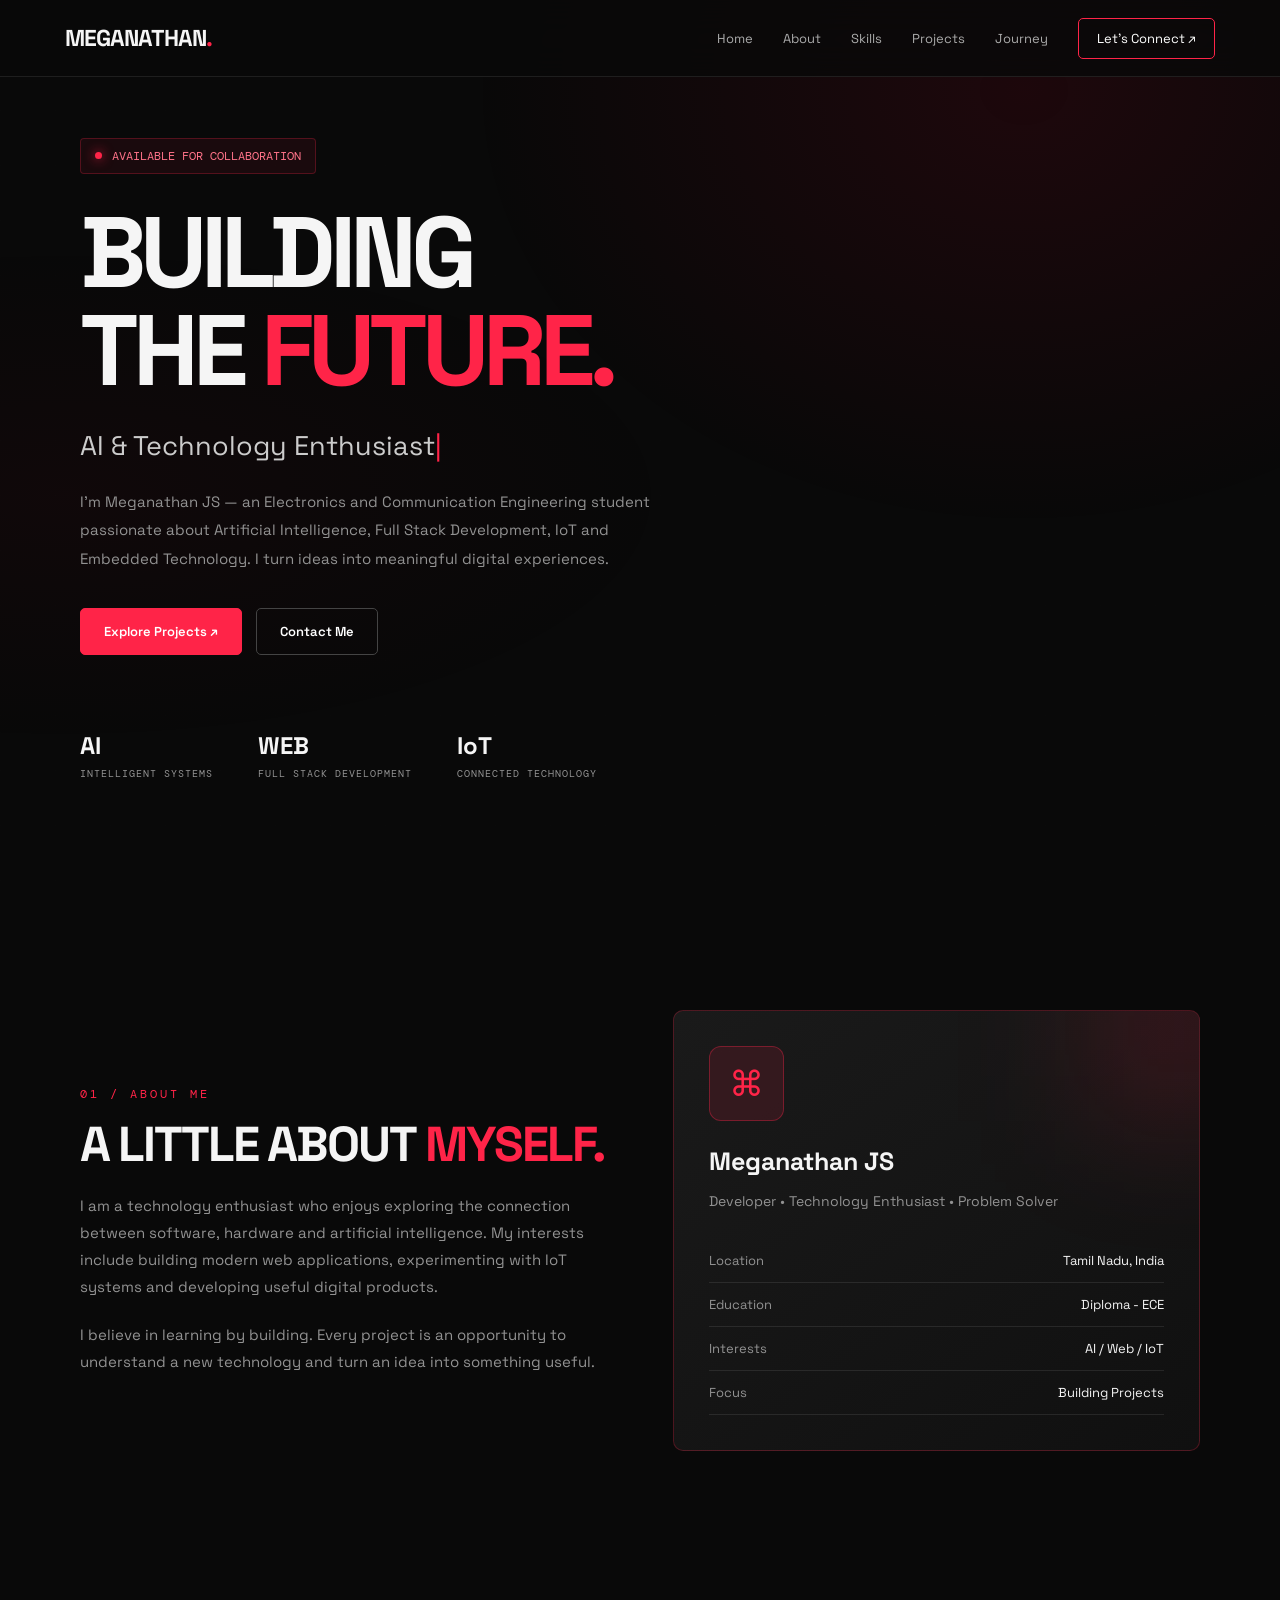
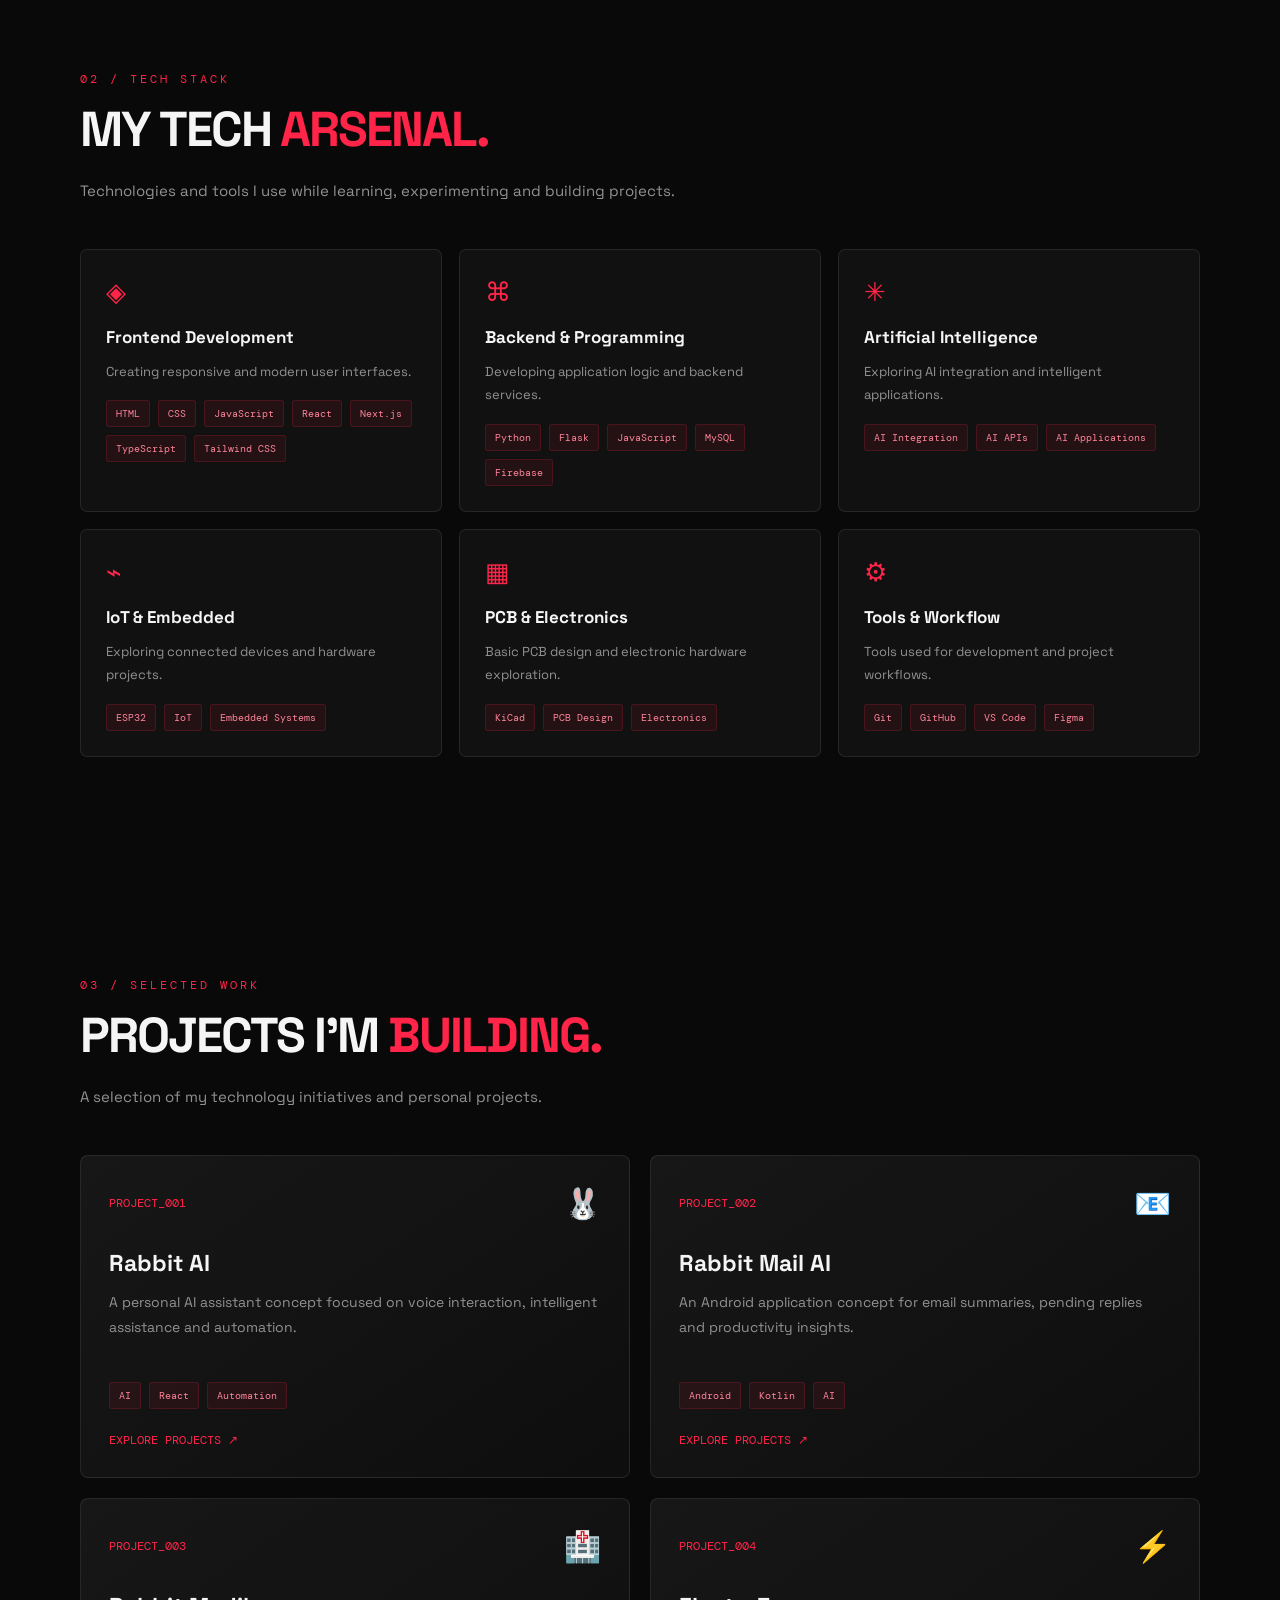
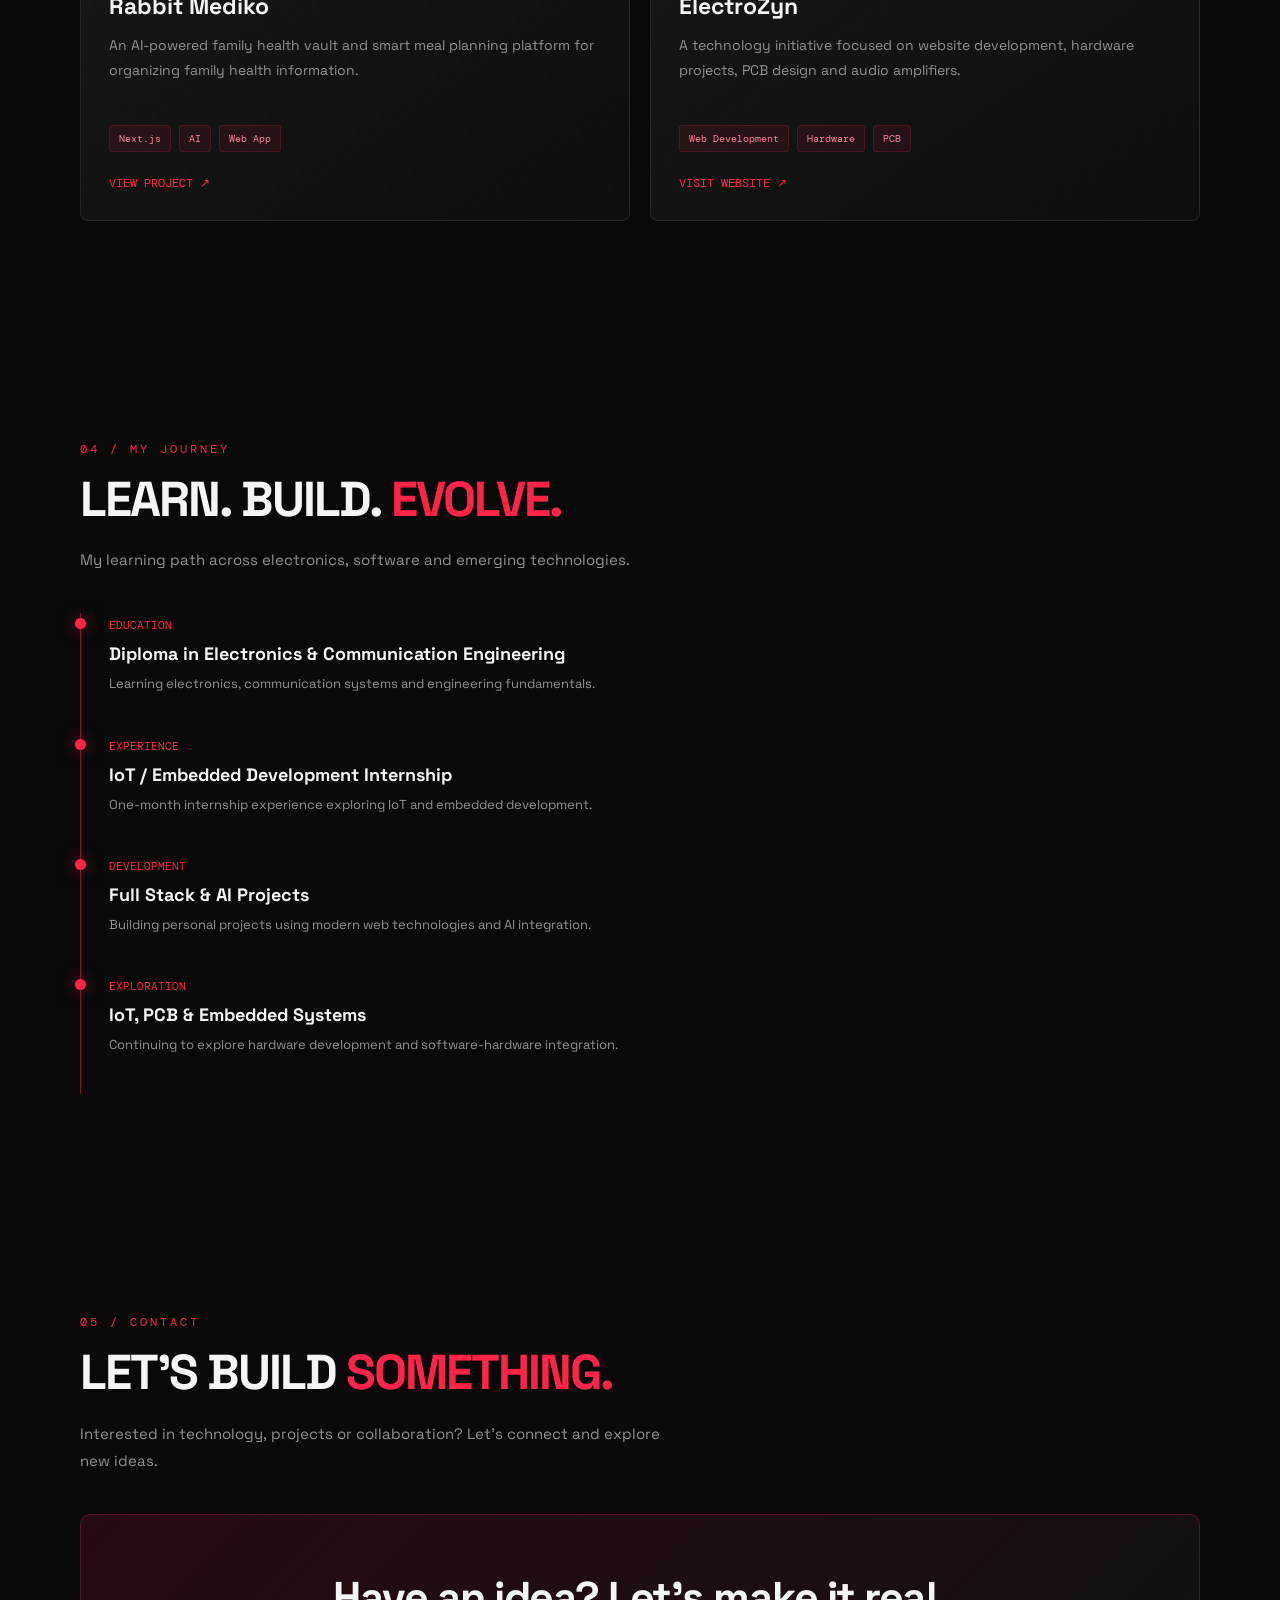
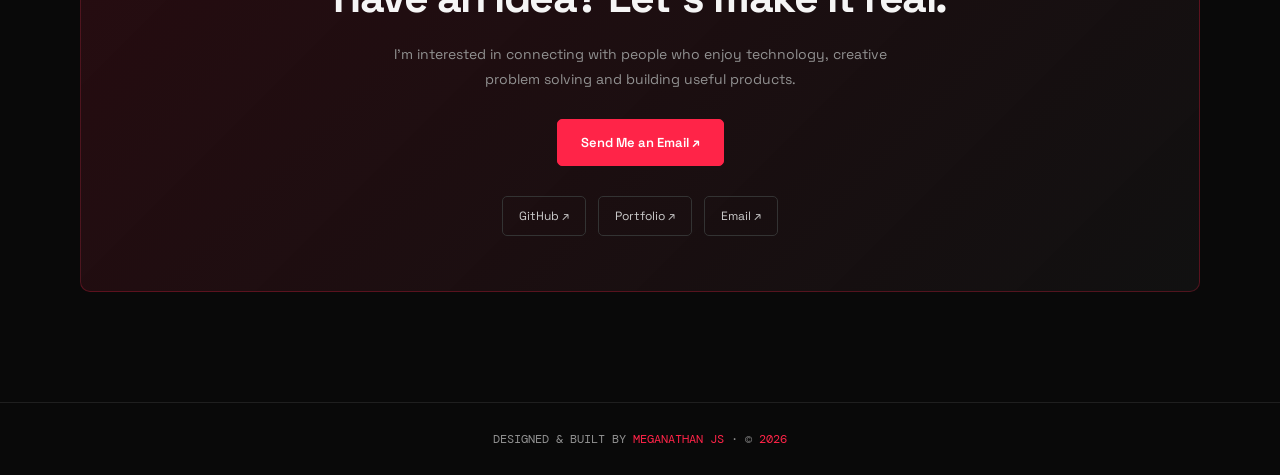
<file: meganathan-ai-portfolio.html>
<!DOCTYPE html>
<html lang="en">
<head>
<meta charset="UTF-8">
<meta name="viewport" content="width=device-width, initial-scale=1.0">
<meta name="theme-color" content="#090909">
<meta name="description" content="Meganathan JS - AI, Full Stack and IoT Developer Portfolio">
<title>Meganathan JS | Developer Portfolio</title>
<link rel="preconnect" href="https://fonts.googleapis.com">
<link rel="preconnect" href="https://fonts.gstatic.com" crossorigin>
<link href="https://fonts.googleapis.com/css2?family=DM+Mono:wght@400;500&family=Space+Grotesk:wght@400;500;600;700&display=swap" rel="stylesheet">
<style>
:root{--bg:#090909;--surface:#111;--red:#ff2448;--text:#f5f5f5;--muted:#929292;--border:rgba(255,255,255,.09);--font:'Space Grotesk',sans-serif;--mono:'DM Mono',monospace}
*{margin:0;padding:0;box-sizing:border-box}html{scroll-behavior:smooth;scroll-padding-top:90px}body{background:var(--bg);color:var(--text);font-family:var(--font);overflow-x:hidden}a{color:inherit;text-decoration:none}button{font:inherit}::selection{background:var(--red);color:white}
.background-glow{position:fixed;inset:0;z-index:-2;pointer-events:none;background:radial-gradient(ellipse at 80% 10%,rgba(180,0,35,.12),transparent 38%),radial-gradient(ellipse at 5% 55%,rgba(100,0,20,.08),transparent 35%)}
.grid-bg{position:fixed;inset:0;z-index:-1;pointer-events:none;opacity:.12;background-image:linear-gradient(rgba(255,255,255,.035) 1px,transparent 1px),linear-gradient(90deg,rgba(255,255,255,.035) 1px,transparent 1px);background-size:55px 55px}
header{position:fixed;top:0;left:0;width:100%;z-index:100;background:rgba(9,9,9,.82);backdrop-filter:blur(18px);border-bottom:1px solid var(--border)}
.navbar{max-width:1200px;margin:auto;height:76px;padding:0 25px;display:flex;align-items:center;justify-content:space-between}.logo{font-size:23px;font-weight:700;letter-spacing:-1px}.logo span{color:var(--red)}.nav-links{display:flex;gap:30px;align-items:center}.nav-links a{font-size:13px;color:#aaa;transition:.3s}.nav-links a:hover{color:var(--red)}.nav-contact{padding:11px 18px;border:1px solid var(--red);color:white!important;border-radius:5px}.menu-btn{display:none;color:white;background:none;border:none;font-size:27px;cursor:pointer}
.container{width:min(1120px,90%);margin:auto}section{padding:110px 0}.section-label{font-family:var(--mono);color:var(--red);font-size:12px;letter-spacing:3px;margin-bottom:16px}.section-title{font-size:clamp(32px,5vw,49px);line-height:1.1;letter-spacing:-2px;margin-bottom:20px}.section-title span{color:var(--red)}.section-description{max-width:600px;color:var(--muted);line-height:1.8;font-size:15px}
.hero{min-height:100vh;display:flex;align-items:center;padding-top:130px;position:relative}.hero-content{max-width:850px}.terminal-label{display:inline-flex;gap:10px;align-items:center;padding:9px 14px;background:rgba(255,36,72,.07);border:1px solid rgba(255,36,72,.25);border-radius:4px;font-family:var(--mono);font-size:12px;color:#ff7389;margin-bottom:30px}.status-dot{width:7px;height:7px;background:#ff2448;border-radius:50%;box-shadow:0 0 12px var(--red);animation:pulse 1.5s infinite}@keyframes pulse{50%{opacity:.35}}
.hero h1{font-size:clamp(48px,9vw,100px);line-height:.98;letter-spacing:-6px;font-weight:700}.hero h1 .red{color:var(--red)}.hero-role{margin-top:28px;font-size:clamp(19px,3vw,27px);color:#ccc;min-height:38px}.cursor{color:var(--red);animation:blink .8s infinite}@keyframes blink{50%{opacity:0}}.hero-description{max-width:590px;margin-top:22px;line-height:1.9;font-size:15px;color:var(--muted)}.hero-buttons{display:flex;gap:14px;flex-wrap:wrap;margin-top:35px}.btn{padding:14px 23px;border-radius:5px;font-size:13px;font-weight:600;display:inline-flex;align-items:center;justify-content:center;gap:9px;transition:.3s;cursor:pointer}.btn-primary{background:var(--red);color:white;border:1px solid var(--red)}.btn-primary:hover{background:#d9002b;transform:translateY(-3px);box-shadow:0 10px 30px rgba(255,36,72,.2)}.btn-outline{border:1px solid #444;color:white}.btn-outline:hover{border-color:var(--red);color:var(--red);transform:translateY(-3px)}.hero-bottom{margin-top:75px;display:flex;gap:45px;flex-wrap:wrap}.hero-stat strong{font-size:24px;display:block}.hero-stat small{color:var(--muted);font-family:var(--mono);font-size:10px;letter-spacing:1px}
.about-grid{display:grid;grid-template-columns:1fr 1fr;gap:65px;align-items:center}.profile-card{background:linear-gradient(145deg,#1a1a1a,#101010);border:1px solid rgba(255,36,72,.25);padding:35px;border-radius:10px;position:relative;overflow:hidden}.profile-card:before{content:"";position:absolute;width:180px;height:180px;right:-70px;top:-70px;background:rgba(255,36,72,.15);filter:blur(65px)}.profile-icon{width:75px;height:75px;display:grid;place-items:center;border-radius:12px;background:rgba(255,36,72,.12);border:1px solid rgba(255,36,72,.35);color:var(--red);font-size:35px;margin-bottom:24px}.profile-card h3{font-size:25px}.profile-card p{color:var(--muted);line-height:1.8;font-size:14px;margin-top:12px}.info-list{margin-top:25px}.info-item{padding:13px 0;display:flex;justify-content:space-between;gap:15px;border-bottom:1px solid var(--border);font-size:13px}.info-item span:first-child{color:var(--muted)}.info-item span:last-child{text-align:right}
.skills-grid{display:grid;grid-template-columns:repeat(3,1fr);gap:17px;margin-top:45px}.skill-card{padding:25px;background:var(--surface);border:1px solid var(--border);border-radius:7px;transition:.3s}.skill-card:hover{border-color:rgba(255,36,72,.6);transform:translateY(-5px)}.skill-icon{color:var(--red);font-size:26px;margin-bottom:17px}.skill-card h3{font-size:17px;margin-bottom:12px}.skill-card p{font-size:13px;line-height:1.8;color:var(--muted)}.tags{display:flex;gap:8px;flex-wrap:wrap;margin-top:17px}.tag{font-family:var(--mono);font-size:10px;color:#ff8499;background:rgba(255,36,72,.08);border:1px solid rgba(255,36,72,.18);padding:6px 9px;border-radius:3px}
.projects-grid{display:grid;grid-template-columns:repeat(2,1fr);gap:20px;margin-top:45px}.project-card{padding:28px;background:linear-gradient(145deg,#171717,#0e0e0e);border:1px solid var(--border);border-radius:8px;position:relative;overflow:hidden;transition:.3s}.project-card:hover{border-color:var(--red);transform:translateY(-5px)}.project-top{display:flex;justify-content:space-between;align-items:center;margin-bottom:25px}.project-number{font-family:var(--mono);color:var(--red);font-size:12px}.project-symbol{font-size:30px}.project-card h3{font-size:23px;margin-bottom:12px}.project-card p{color:var(--muted);font-size:14px;line-height:1.8;min-height:75px}.project-link{display:inline-block;margin-top:23px;color:var(--red);font-size:12px;font-family:var(--mono)}
.journey{margin-top:40px;border-left:1px solid rgba(255,36,72,.5);padding-left:28px}.journey-item{position:relative;padding-bottom:38px}.journey-item:before{content:"";position:absolute;left:-34px;top:5px;width:11px;height:11px;border-radius:50%;background:var(--red);box-shadow:0 0 15px rgba(255,36,72,.5)}.journey-item small{color:var(--red);font-family:var(--mono);font-size:11px}.journey-item h3{margin-top:8px;font-size:18px}.journey-item p{color:var(--muted);font-size:13px;line-height:1.7;margin-top:8px}
.contact-box{margin-top:40px;padding:55px 30px;text-align:center;background:linear-gradient(135deg,rgba(255,36,72,.12),#111);border:1px solid rgba(255,36,72,.25);border-radius:10px}.contact-box h3{font-size:clamp(28px,5vw,43px);letter-spacing:-1.5px}.contact-box p{color:var(--muted);margin:17px auto 27px;line-height:1.8;max-width:550px;font-size:14px}.social-links{display:flex;justify-content:center;flex-wrap:wrap;gap:12px;margin-top:30px}.social-links a{padding:11px 16px;border:1px solid #333;border-radius:5px;color:#ccc;font-size:12px;transition:.3s}.social-links a:hover{border-color:var(--red);color:var(--red)}
footer{border-top:1px solid var(--border);padding:28px 0;text-align:center;color:var(--muted);font-size:12px;font-family:var(--mono)}footer span{color:var(--red)}.reveal{opacity:0;transform:translateY(25px);transition:opacity .7s ease,transform .7s ease}.reveal.visible{opacity:1;transform:translateY(0)}
@media(max-width:800px){.nav-links{display:none;position:absolute;top:76px;left:0;width:100%;background:#101010;padding:25px;border-bottom:1px solid var(--border);flex-direction:column;align-items:flex-start;gap:23px}.nav-links.active{display:flex}.menu-btn{display:block}.about-grid{grid-template-columns:1fr;gap:30px}.skills-grid{grid-template-columns:repeat(2,1fr)}.hero h1{letter-spacing:-3px}section{padding:85px 0}}
@media(max-width:540px){.skills-grid,.projects-grid{grid-template-columns:1fr}.navbar{padding:0 18px}.hero-bottom{gap:25px}.hero-stat strong{font-size:20px}.profile-card{padding:25px}.project-card{padding:23px}.contact-box{padding:40px 20px}}
@media(prefers-reduced-motion:reduce){*,*:before,*:after{scroll-behavior:auto!important;animation-duration:.01ms!important;transition-duration:.01ms!important}}
</style>
</head>
<body>
<div class="background-glow"></div><div class="grid-bg"></div>
<header><nav class="navbar">
<a href="#home" class="logo">MEGANATHAN<span>.</span></a>
<div class="nav-links" id="navLinks">
<a href="#home">Home</a><a href="#about">About</a><a href="#skills">Skills</a><a href="#projects">Projects</a><a href="#journey">Journey</a><a href="#contact" class="nav-contact">Let's Connect ↗</a>
</div>
<button class="menu-btn" id="menuBtn" aria-label="Toggle navigation" aria-expanded="false">☰</button>
</nav></header>
<main>
<section class="hero" id="home"><div class="container"><div class="hero-content reveal">
<div class="terminal-label"><span class="status-dot"></span> AVAILABLE FOR COLLABORATION</div>
<h1>BUILDING<br>THE <span class="red">FUTURE.</span></h1>
<div class="hero-role"><span id="typingText"></span><span class="cursor">|</span></div>
<p class="hero-description">I'm Meganathan JS — an Electronics and Communication Engineering student passionate about Artificial Intelligence, Full Stack Development, IoT and Embedded Technology. I turn ideas into meaningful digital experiences.</p>
<div class="hero-buttons"><a href="#projects" class="btn btn-primary">Explore Projects ↗</a><a href="#contact" class="btn btn-outline">Contact Me</a></div>
<div class="hero-bottom"><div class="hero-stat"><strong>AI</strong><small>INTELLIGENT SYSTEMS</small></div><div class="hero-stat"><strong>WEB</strong><small>FULL STACK DEVELOPMENT</small></div><div class="hero-stat"><strong>IoT</strong><small>CONNECTED TECHNOLOGY</small></div></div>
</div></div></section>
<section id="about"><div class="container"><div class="about-grid">
<div class="reveal"><div class="section-label">01 / ABOUT ME</div><h2 class="section-title">A LITTLE ABOUT <span>MYSELF.</span></h2><p class="section-description">I am a technology enthusiast who enjoys exploring the connection between software, hardware and artificial intelligence. My interests include building modern web applications, experimenting with IoT systems and developing useful digital products.</p><br><p class="section-description">I believe in learning by building. Every project is an opportunity to understand a new technology and turn an idea into something useful.</p></div>
<div class="profile-card reveal"><div class="profile-icon">⌘</div><h3>Meganathan JS</h3><p>Developer • Technology Enthusiast • Problem Solver</p><div class="info-list"><div class="info-item"><span>Location</span><span>Tamil Nadu, India</span></div><div class="info-item"><span>Education</span><span>Diploma - ECE</span></div><div class="info-item"><span>Interests</span><span>AI / Web / IoT</span></div><div class="info-item"><span>Focus</span><span>Building Projects</span></div></div></div>
</div></div></section>
<section id="skills"><div class="container"><div class="reveal"><div class="section-label">02 / TECH STACK</div><h2 class="section-title">MY TECH <span>ARSENAL.</span></h2><p class="section-description">Technologies and tools I use while learning, experimenting and building projects.</p></div>
<div class="skills-grid">
<div class="skill-card reveal"><div class="skill-icon">◈</div><h3>Frontend Development</h3><p>Creating responsive and modern user interfaces.</p><div class="tags"><span class="tag">HTML</span><span class="tag">CSS</span><span class="tag">JavaScript</span><span class="tag">React</span><span class="tag">Next.js</span><span class="tag">TypeScript</span><span class="tag">Tailwind CSS</span></div></div>
<div class="skill-card reveal"><div class="skill-icon">⌘</div><h3>Backend & Programming</h3><p>Developing application logic and backend services.</p><div class="tags"><span class="tag">Python</span><span class="tag">Flask</span><span class="tag">JavaScript</span><span class="tag">MySQL</span><span class="tag">Firebase</span></div></div>
<div class="skill-card reveal"><div class="skill-icon">✳</div><h3>Artificial Intelligence</h3><p>Exploring AI integration and intelligent applications.</p><div class="tags"><span class="tag">AI Integration</span><span class="tag">AI APIs</span><span class="tag">AI Applications</span></div></div>
<div class="skill-card reveal"><div class="skill-icon">⌁</div><h3>IoT & Embedded</h3><p>Exploring connected devices and hardware projects.</p><div class="tags"><span class="tag">ESP32</span><span class="tag">IoT</span><span class="tag">Embedded Systems</span></div></div>
<div class="skill-card reveal"><div class="skill-icon">▦</div><h3>PCB & Electronics</h3><p>Basic PCB design and electronic hardware exploration.</p><div class="tags"><span class="tag">KiCad</span><span class="tag">PCB Design</span><span class="tag">Electronics</span></div></div>
<div class="skill-card reveal"><div class="skill-icon">⚙</div><h3>Tools & Workflow</h3><p>Tools used for development and project workflows.</p><div class="tags"><span class="tag">Git</span><span class="tag">GitHub</span><span class="tag">VS Code</span><span class="tag">Figma</span></div></div>
</div></div></section>
<section id="projects"><div class="container"><div class="reveal"><div class="section-label">03 / SELECTED WORK</div><h2 class="section-title">PROJECTS I'M <span>BUILDING.</span></h2><p class="section-description">A selection of my technology initiatives and personal projects.</p></div>
<div class="projects-grid">
<article class="project-card reveal"><div class="project-top"><span class="project-number">PROJECT_001</span><span class="project-symbol">🐰</span></div><h3>Rabbit AI</h3><p>A personal AI assistant concept focused on voice interaction, intelligent assistance and automation.</p><div class="tags"><span class="tag">AI</span><span class="tag">React</span><span class="tag">Automation</span></div><a class="project-link" href="https://github.com/meganathanjs007-tech?tab=repositories" target="_blank" rel="noopener noreferrer">EXPLORE PROJECTS ↗</a></article>
<article class="project-card reveal"><div class="project-top"><span class="project-number">PROJECT_002</span><span class="project-symbol">📧</span></div><h3>Rabbit Mail AI</h3><p>An Android application concept for email summaries, pending replies and productivity insights.</p><div class="tags"><span class="tag">Android</span><span class="tag">Kotlin</span><span class="tag">AI</span></div><a class="project-link" href="https://github.com/meganathanjs007-tech?tab=repositories" target="_blank" rel="noopener noreferrer">EXPLORE PROJECTS ↗</a></article>
<article class="project-card reveal"><div class="project-top"><span class="project-number">PROJECT_003</span><span class="project-symbol">🏥</span></div><h3>Rabbit Mediko</h3><p>An AI-powered family health vault and smart meal planning platform for organizing family health information.</p><div class="tags"><span class="tag">Next.js</span><span class="tag">AI</span><span class="tag">Web App</span></div><a class="project-link" href="https://rabbit-mediko.vercel.app/dashboard" target="_blank" rel="noopener noreferrer">VIEW PROJECT ↗</a></article>
<article class="project-card reveal"><div class="project-top"><span class="project-number">PROJECT_004</span><span class="project-symbol">⚡</span></div><h3>ElectroZyn</h3><p>A technology initiative focused on website development, hardware projects, PCB design and audio amplifiers.</p><div class="tags"><span class="tag">Web Development</span><span class="tag">Hardware</span><span class="tag">PCB</span></div><a class="project-link" href="https://electrozyn.in/#home" target="_blank" rel="noopener noreferrer">VISIT WEBSITE ↗</a></article>
</div></div></section>
<section id="journey"><div class="container"><div class="reveal"><div class="section-label">04 / MY JOURNEY</div><h2 class="section-title">LEARN. BUILD. <span>EVOLVE.</span></h2><p class="section-description">My learning path across electronics, software and emerging technologies.</p></div>
<div class="journey reveal">
<div class="journey-item"><small>EDUCATION</small><h3>Diploma in Electronics & Communication Engineering</h3><p>Learning electronics, communication systems and engineering fundamentals.</p></div>
<div class="journey-item"><small>EXPERIENCE</small><h3>IoT / Embedded Development Internship</h3><p>One-month internship experience exploring IoT and embedded development.</p></div>
<div class="journey-item"><small>DEVELOPMENT</small><h3>Full Stack & AI Projects</h3><p>Building personal projects using modern web technologies and AI integration.</p></div>
<div class="journey-item"><small>EXPLORATION</small><h3>IoT, PCB & Embedded Systems</h3><p>Continuing to explore hardware development and software-hardware integration.</p></div>
</div></div></section>
<section id="contact"><div class="container"><div class="reveal"><div class="section-label">05 / CONTACT</div><h2 class="section-title">LET'S BUILD <span>SOMETHING.</span></h2><p class="section-description">Interested in technology, projects or collaboration? Let's connect and explore new ideas.</p></div>
<div class="contact-box reveal"><h3>Have an idea? Let's make it real.</h3><p>I'm interested in connecting with people who enjoy technology, creative problem solving and building useful products.</p><a href="mailto:meganathanjs007@gmail.com" class="btn btn-primary">Send Me an Email ↗</a><div class="social-links"><a href="https://github.com/meganathanjs007-tech" target="_blank" rel="noopener noreferrer">GitHub ↗</a><a href="https://meganathan-portfolio-fawn.vercel.app/" target="_blank" rel="noopener noreferrer">Portfolio ↗</a><a href="mailto:meganathanjs007@gmail.com">Email ↗</a></div></div>
</div></section>
</main>
<footer><div class="container">DESIGNED & BUILT BY <span>MEGANATHAN JS</span> · © <span id="year"></span></div></footer>
<script>
const menuBtn=document.getElementById("menuBtn");
const navLinks=document.getElementById("navLinks");
menuBtn.addEventListener("click",()=>{const isOpen=navLinks.classList.toggle("active");menuBtn.textContent=isOpen?"✕":"☰";menuBtn.setAttribute("aria-expanded",String(isOpen));});
document.querySelectorAll(".nav-links a").forEach(link=>link.addEventListener("click",()=>{navLinks.classList.remove("active");menuBtn.textContent="☰";menuBtn.setAttribute("aria-expanded","false");}));
const roles=["AI & Technology Enthusiast","Full Stack Developer","IoT & Embedded Developer","Building Intelligent Applications"];
const typingText=document.getElementById("typingText");let roleIndex=0,charIndex=0,deleting=false;
function typeEffect(){const current=roles[roleIndex];if(!deleting){typingText.textContent=current.substring(0,charIndex+1);charIndex++;if(charIndex===current.length){deleting=true;setTimeout(typeEffect,1500);return;}}else{typingText.textContent=current.substring(0,charIndex-1);charIndex--;if(charIndex===0){deleting=false;roleIndex=(roleIndex+1)%roles.length;}}setTimeout(typeEffect,deleting?35:75);}
typeEffect();
const revealObserver=new IntersectionObserver((entries,observer)=>{entries.forEach(entry=>{if(entry.isIntersecting){entry.target.classList.add("visible");observer.unobserve(entry.target);}});},{threshold:.12});
document.querySelectorAll(".reveal").forEach(element=>revealObserver.observe(element));
document.getElementById("year").textContent=new Date().getFullYear();
</script>
</body>
</html>
</file>
